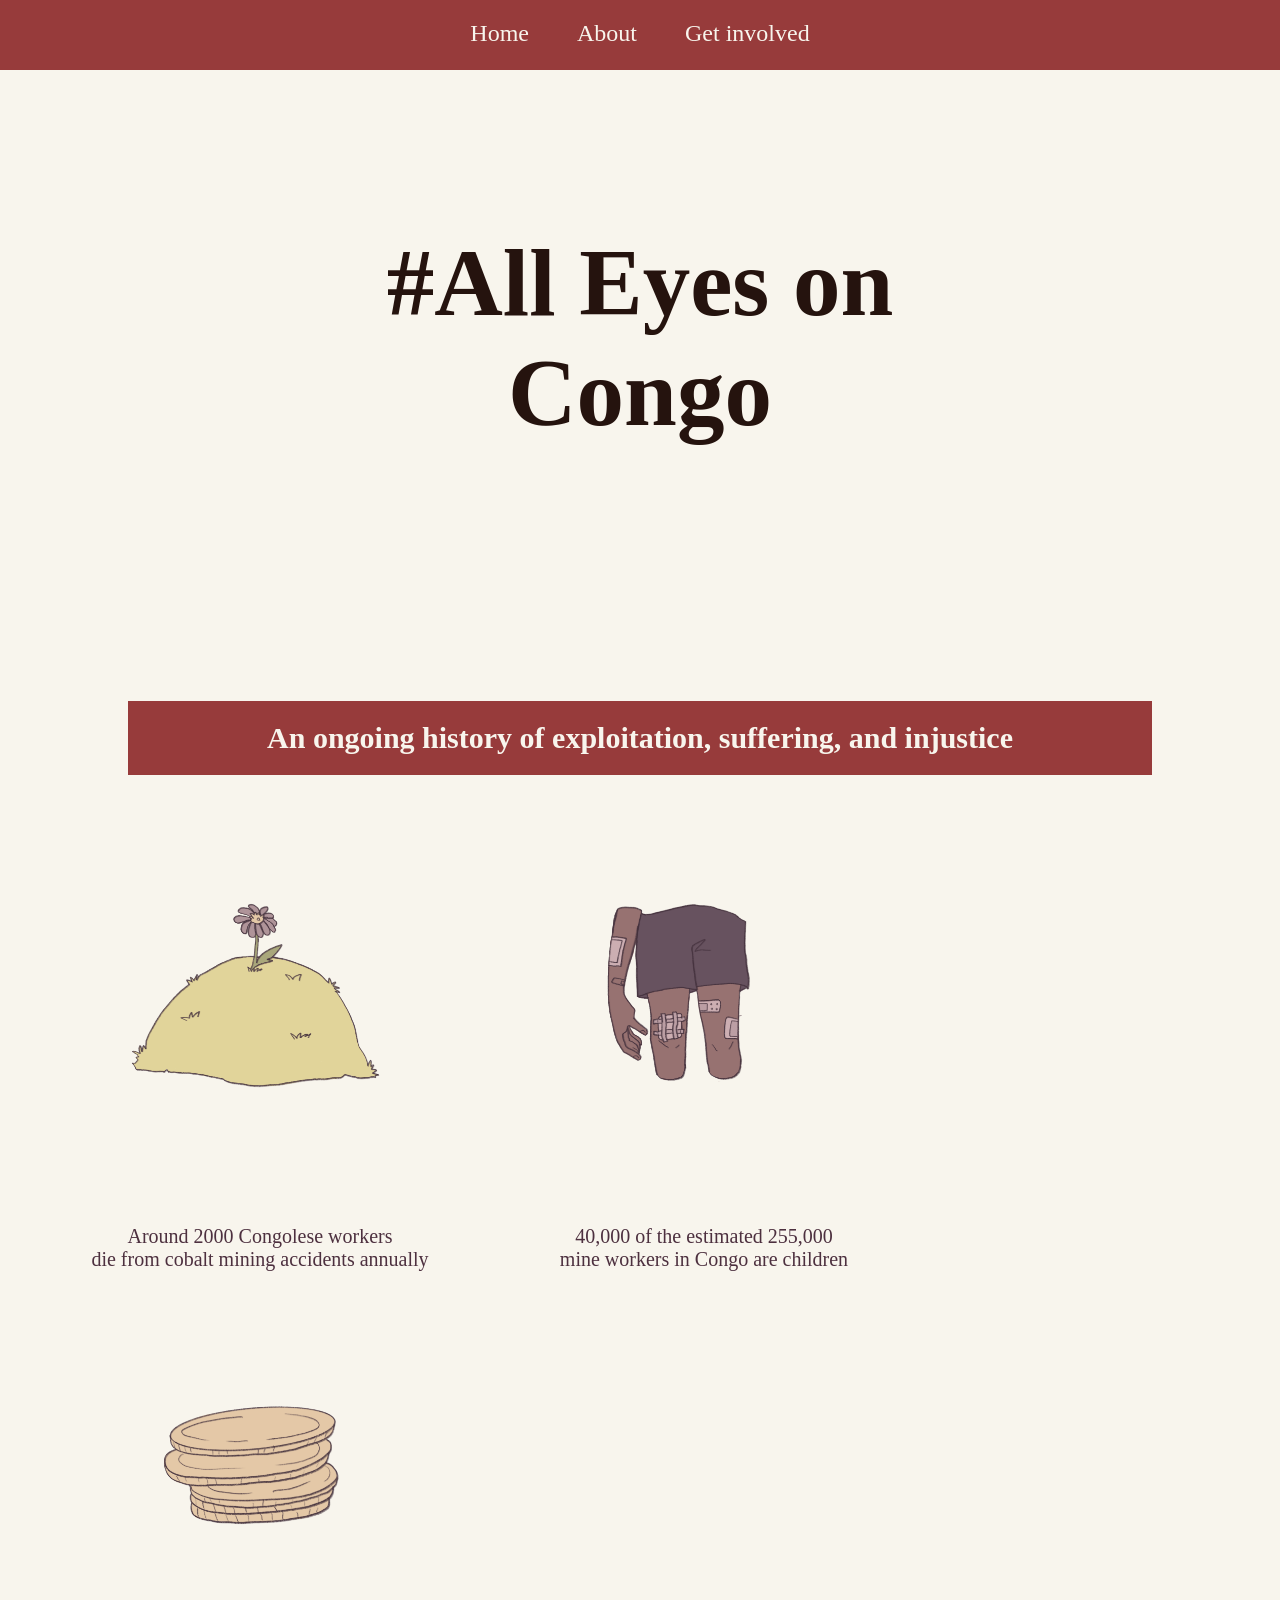
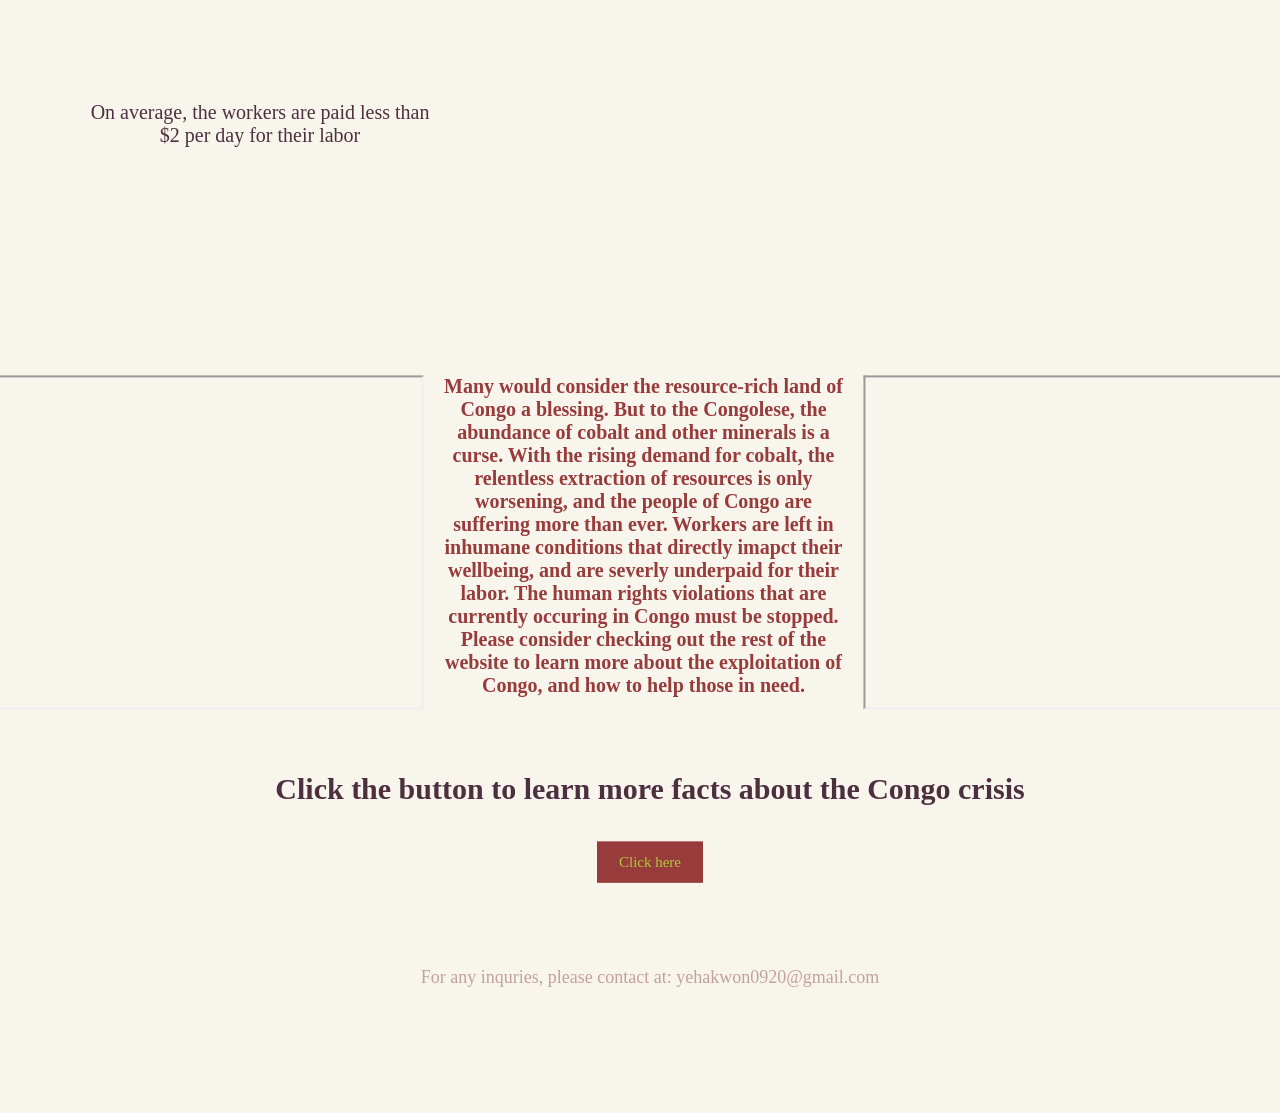
<file: index.html>
<!DOCTYPE html>
<html>

<head>

  <title>Eyes on Congo</title>
  <meta charset="utf-8" />
  <meta http-equiv="X-UA-Compatible" content="IE=edge" />
  <meta name="viewport" content="width=device-width, initial-scale=1" />

  <!-- link the webpage's stylesheet -->
  <link rel="stylesheet" href="./style.css" />

  <!-- link the webpage's JavaScript file -->
  <script src="./scripts.js" defer></script>

</head>

<body>


  <div class="navbar">
    <ul class="navlinks">
    
        <li><a href="index.html">Home</a></li>
      
      
        <li><a href="about.html">About</a></li>
      
      
        <li><a href="involvement.html">Get involved</a></li>
      
    </ul>
  </div>
  <div class="halfpagebg"></div>
  <div class="halfpagecolor"></div>
  <!-- divides the screen to have an image background -->
  <div class="container">
    <h1 class="pagetitle">#All Eyes on Congo</h1>
  </div>
  <div class="subtitle">
    <h3 class="infotext">       An ongoing history of exploitation, suffering, and injustice        </h3>
  </div>

  <div class="introduction">
    <image class="introimage"
      src="./grave.PNG"
      alt="Drawing of a grave with a flower"></image>
    <p class="introtext">Around 2000 Congolese workers <br> die from cobalt mining accidents annually</p>
  </div>
  <div class="introduction">
    <image class="introimage"
      src="./child.PNG"
      alt="Drawing of bandaged limbs"></image>
        <p class=" introtext">40,000 of the estimated 255,000 <br> mine workers in Congo are children </p>
  </div>
  <div class="introduction">
    <image class="introimage"
      src="./money.PNG"
      alt="Drawing of a stack of coins"></image>
    <p class="introtext">On average, the workers are paid less than <br>  $2 per day for their labor </p>
  </div>
  <div class="homecontent">
    <div class="video-section-home">
      <iframe class="infovideo" src="https://www.youtube.com//embed/tny2usCxhc4">
      </iframe>
      <h4 class="hometext">Many would consider the resource-rich land of Congo a blessing. But to the Congolese, the abundance of cobalt and other minerals is a curse. With the rising demand for cobalt, the relentless extraction of resources is only worsening, and the people of Congo are suffering more than ever. Workers are left in inhumane conditions that directly imapct their wellbeing, and are severly underpaid for their labor. The human rights violations that are currently occuring in Congo must be stopped. Please consider checking out the rest of the website to learn more about the exploitation of Congo, and how to help those in need. </h4>
      <iframe class="infovideo" src="https://youtube.com//embed/JcJ8me22NVs"></iframe>
    </div>




  <div class="factgenerator">

    <h5>Click the button to learn more facts about the Congo crisis</h5>
    <br></br>
    <button id="factbutton">Click here</button>
    <br></br>
    <p id="fact"></p>

  </div>
  <div class="contact-info">
    <p id="contact-email">For any inquries, please contact at: yehakwon0920@gmail.com</p>
  </div>

</body>

</html>
</file>
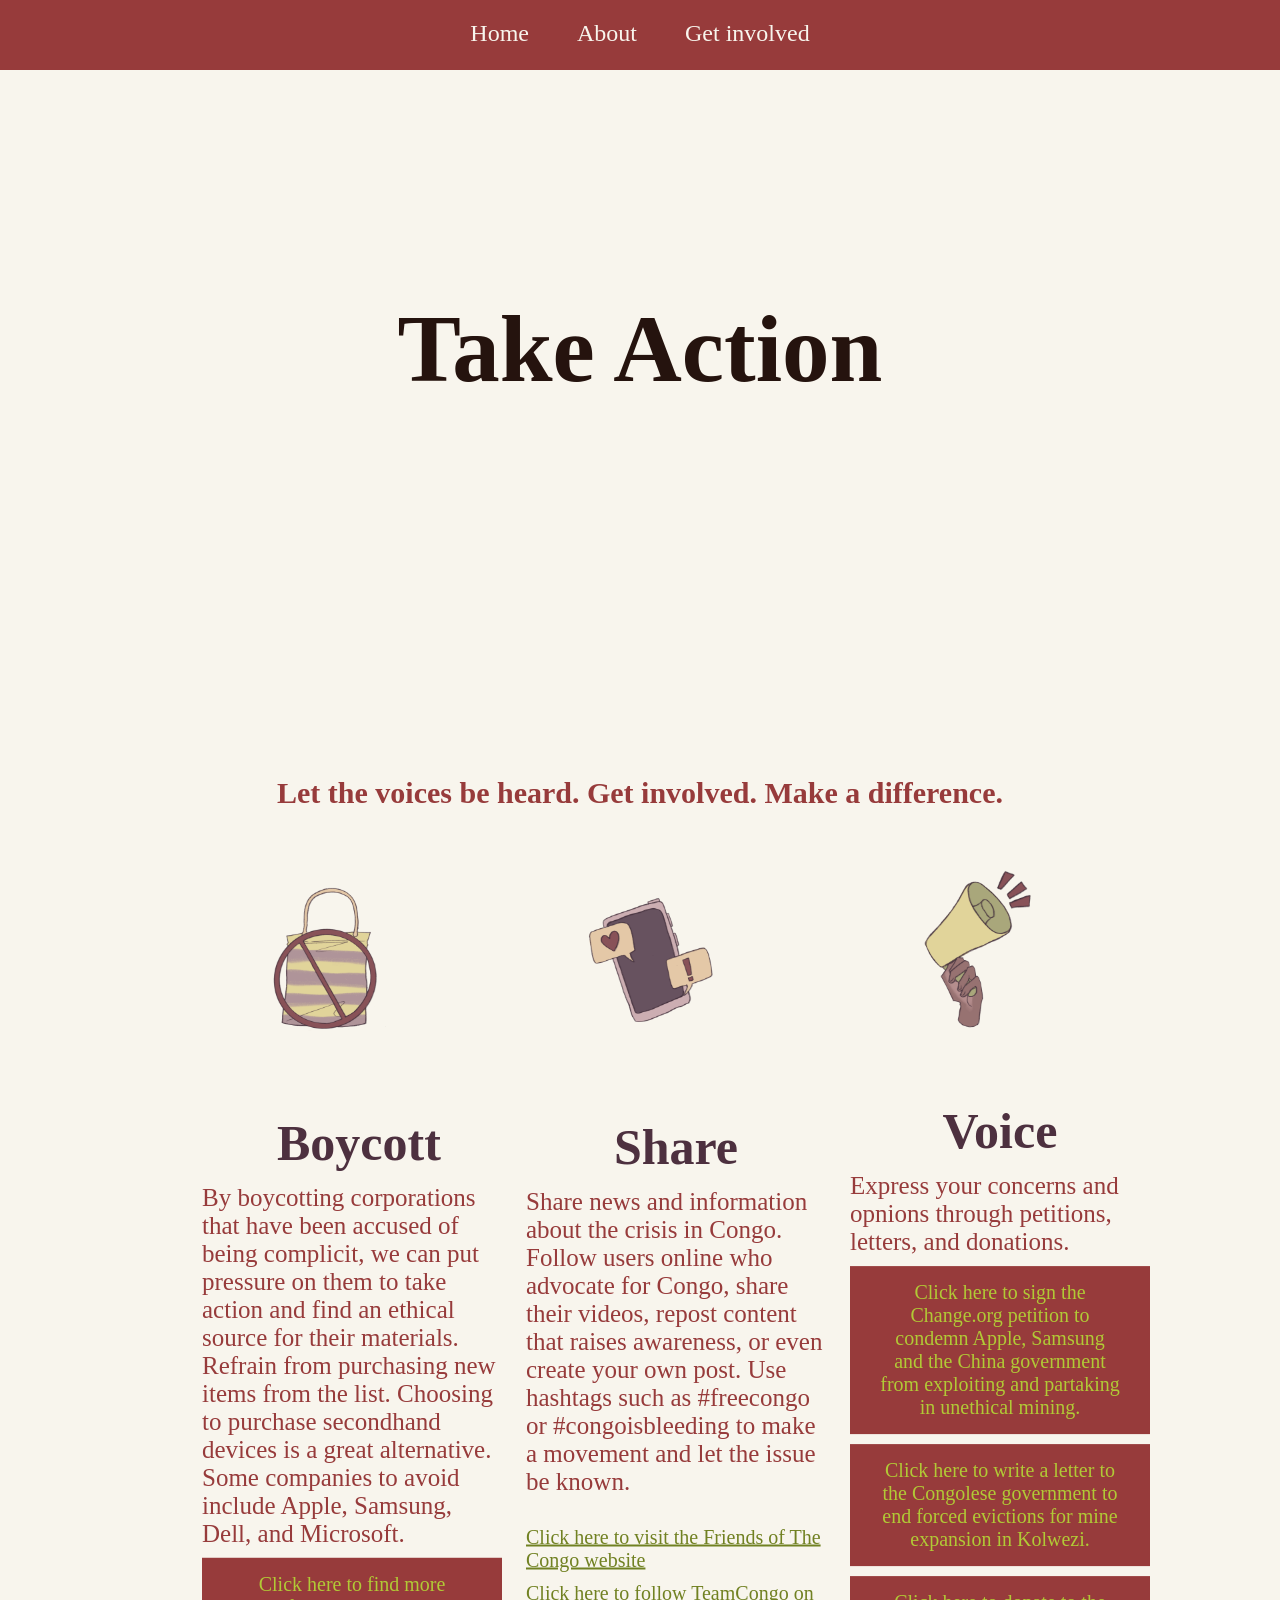
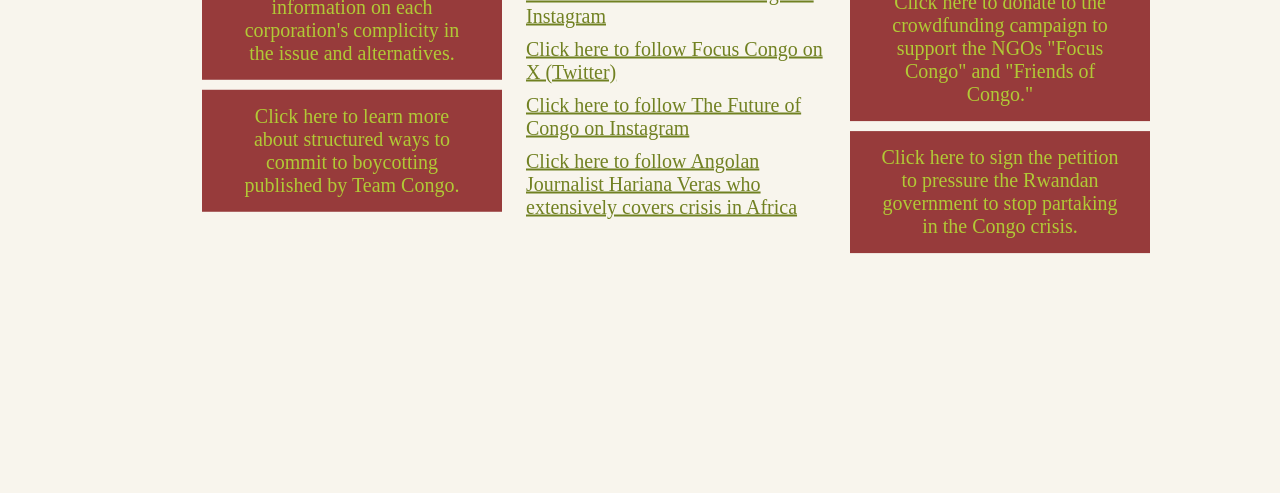
<file: involvement.html>
<!DOCTYPE html>
<html>
  <head>

    <title>Eyes on Congo/</title>
    <meta charset="utf-8" />
    <meta http-equiv="X-UA-Compatible" content="IE=edge" />
   <meta name="viewport" content="width=device-width, initial-scale=1" />

    <!-- link the webpage's stylesheet -->
    <link rel="stylesheet" href="./style.css" />

    <!-- link the webpage's JavaScript file -->
    <script src="./scripts.js" defer></script>

  </head>

  <body>

    <div class="navbar">
      <ul class="navlinks">

          <li><a href="index.html">Home</a></li>


          <li><a href="about.html">About</a></li>


          <li><a href="involvement.html">Get involved</a></li>

      </ul>
    </div>

    <div class="halfpagebg"></div>
    <div class="halfpagecolor"></div>

    <div class="container">
      <h1 class="pagetitle">Take Action </h1>
    </div>

    <h3 style="font-size: 30px;" class="actionheading">Let the voices be heard.  Get involved.  Make a difference. </h3>

    <div class="takeaction">
      <image class="actionimage" src="./boycotting.PNG" alt="Drawing of a shopping bag with a no sign" width="700px" height="500px"></image>

    <h3 class="boycottheading">Boycott</h3>
        <p class="actiontext">By boycotting corporations that have been accused of being complicit, we can put pressure on them to take action and find an ethical source for their materials. Refrain from purchasing new items from the list. Choosing to purchase secondhand devices is a great alternative. Some companies to avoid include Apple, Samsung, Dell, and Microsoft.</p>
      <button class="voicebutton"><a class="voicelinks" href = "https://www.ethicalconsumer.org/ethicalcampaigns/boycotts">Click here to find more information on each corporation's complicity in the issue and alternatives. </a></button>  
      <button class="voicebutton"><a class="voicelinks" href = "https://www.teamcongordc.com/we-can-boycott">Click here to learn more about structured ways to commit to boycotting published by Team Congo.</a></button>
      
  
    </div>
    <div class="takeaction">
      <image class="actionimage" src="./spreadnews.PNG" alt="Drawing of a phone with notifications""></image>
       <h3 class="shareheading">Share</h3>
        <p class="actiontext">Share news and information about the crisis in Congo. Follow users online who advocate for Congo, share their videos, repost content that raises awareness, or even create your own post. Use hashtags such as #freecongo or #congoisbleeding to make a movement and let the issue be known. </p>
      <a href="https://friendsofthecongo.org/" class ="sharelinks">Click here to visit the Friends of The Congo website</a>
      <a href="https://www.instagram.com/teamcongo.rdc" class ="sharelinks">Click here to follow TeamCongo on Instagram</a>
      <a href="https://x.com/FocusCongo_DRC" class ="sharelinks">Click here to follow Focus Congo on X (Twitter)</a>
      <a href="https://www.instagram.com/thefutureofcongo/" class="sharelinks">Click here to follow The Future of Congo on Instagram</a>
      <a href="https://x.com/HarianaVeras" class="sharelinks">Click here to follow Angolan Journalist Hariana Veras who extensively covers crisis in Africa</a>
    </div>
    <div class="takeaction">
      <image class="actionimage" src="./shoutout.PNG" alt="Drawing of a hand holding up a bullhorn"></image>
      <h3 class="voiceheading">Voice</h3>
        <p class="actiontext">Express your concerns and opnions through petitions,  letters, and donations.</p> 
      <button class="voicebutton"><a class="voicelinks" href = "https://www.change.org/p/apple-stop-apple-samsung-and-china-from-exploiting-children-to-mine-cobalt-in-congo?source_location=topics_page">Click here to sign the Change.org petition to condemn Apple, Samsung and the China government from exploiting and partaking in unethical mining.</a></button>
      <button class="voicebutton"><a class="voicelinks" href = "https://www.amnesty.org/en/petition/end-forced-evictions-in-kolwezi-drc/">Click here to write a letter to the Congolese government to end forced evictions for mine expansion in Kolwezi. </a></button>  
      <button class="voicebutton"><a class="voicelinks" href = "https://www.gofundme.com/f/Congo-needs-your-support">Click here to donate to the crowdfunding campaign to support the NGOs "Focus Congo" and "Friends of Congo." </a></button>  
      <button class="voicebutton"><a class="voicelinks" href = "https://c.org/GPFRPxSF9C">Click here to sign the petition to pressure the Rwandan government to stop partaking in the Congo crisis.</a></button>
    </div>
    <!-- The upper buttons direct users to the petition/letter pages -->

    



    
  </body>
</html>
</file>
<file: style.css>
/* STYLE SECTIONING TAGS */
* {
   /* Reset the space of the webpage */
   margin: 0px;
   padding: 0px;
}

body {
   margin: 0;
   padding: 0;
   background-color: #F8F5ED;
   overflow-x: hidden;
   min-height: 100vh;
   
}

.halfpagebg {
   height: 60vh;
   background-image: url("https://www.economist.com/media-assets/image/20220709_MAP501.jpg");
   background-size: cover;
   background-position: center;
   position: relative;
   display: flex;
   align-items: center;
   justify-content: center;
   opacity: 40%;
}

.halfpagecolor {
   height: 50vh;
   background-color: #F8F5ED;
}

.container {
   position: absolute;
   top: 40%;
   left: 50%;
   transform: translate(-50%, -50%);
}

.introduction {
    padding:10px;
   flex-direction: column;
   align-items: center;
   flex: 1;
   max-width: 400px;
   display: inline-block;
   justify-items: space-between;
   vertical-align: top;
   text-align: center;
   margin: 0 20px;
   transform: translate(10%, -70%);
}

.contact-info {
   position: fixed;
   bottom: 0;
}

#contact-email {
   
   font-size: 18px;
   color: #914E56;
   font-family: Trebuchet MS;
   opacity: 50%;

}

.takeaction {
   padding: 10px;
   flex-direction: column;
   align-items: center;
   flex: 1;
   max-width: 300px;
   transform: translate(60%, -22%);
   display: inline-block;
   justify-items: space-between;
   vertical-align: top;
  


}

.homecontent {
   padding: 10px;
   display: flex;
   flex-direction: column;
   align-items: center;
   width: 100%;
   max-width: 1400px;
   margin: 0 auto;
   transform: translateY(-20%);
}

.video-section-home {
   display: flex;
   flex-direction: row;
   align-items: flex-start;
   justify-content: center;
   gap: 20px;
   margin-bottom: 40px;
   transform:translateX(-0.5%);
}

.libraryAbout {
   display: flex;
   flex-direction: row;
   align-items: center;
   flex:1px;
   transform: translateY(-20%);
}

.booksabout1 {
   display: flex;
   flex-direction: column;
   align-items: center;
   transform: translateX(-8%);
}
.booksabout2 {
   display: flex;
   flex-direction: column;
   align-items: center;
   transform: translateX(-35%);
}
.booksabout3 {
   display: flex;
   flex-direction: column;
   align-items: center;
   transform: translateX(-65%);
  
}
.aboutcontent {
   padding: 20px;
   display: flex;
   flex-direction: row;
   align-items: flex-start;
   justify-content: space-between;
   gap: 40px;
   width: 100%;
   max-width: 1400px;
   margin: 0 auto;
   transform: translateY(-40%);
}

.photo-section-about {
   display: flex;
   flex-direction: column;
   align-items: center;
   flex: 1;
   max-width: 400px;
   transform: translate(10%, 20%);
}

.photo-section-about-first {
   display: flex;
   flex-direction: column;
   align-items: center;
   flex: 1;
   max-width: 400px;
   transform: translate(10%, 40%);
}

.photo-section-about-second {
   display: flex;
   flex-direction: column;
   align-items: center;
   flex: 1;
   max-width: 400px;
   transform: translate(10%, 60%);
}

.photo-section-about-third {
   display: flex;
   flex-direction: column;
   align-items: center;
   flex: 1;
   max-width: 400px;
   transform: translate(10%, 50%);
}

.text-section-about {
   display: flex;
   flex-direction: column;
   align-items: flex-start;
   flex: 1;
   max-width: 600px;
   transform: translate(-10%, 40%);
}

.text-section-about-first {
   display: flex;
   flex-direction: column;
   align-items: flex-start;
   flex: 1;
   max-width: 600px;
   transform: translate(-10%, 15%);
}

.text-section-about-second {
   display: flex;
   flex-direction: column;
   align-items: flex-start;
   flex: 1;
   max-width: 600px;
   transform: translate(-10%, 25%);
}

.text-section-about-third {
   display: flex;
   flex-direction: column;
   align-items: flex-start;
   flex: 1;
   max-width: 600px;
   transform: translate(-10%, 25%);
}

.factgenerator {
   align-content: center;
   text-align: center;
   transform: translateY(-20%);
   margin-top: 40px;
   padding: 20px;
}

/* STYLE TEXT */

h1 {
   color: #25130E;
   font-size: 95px;
   text-align: center;
   margin: 0;
   transform: translateY(-10%);
   font-family: Impact;
}

.subtitle {
   width: 1000px;
   height: 50px;
   border: 2px solid #973B3B;
   padding: 10px;
   margin: 20px auto;
   display: block;
   align-content: center;
   margin-bottom: 30px;
   transform: translateY(-450%);
   background: #973B3B
}

.infotext {
   font-size: 30px;
   text-align: center;
   color: #F8F5ED;
   font-family: impact;

}

.introtext {
   font-size: 20px;
   color: #4D303F;
   font-family: Trebuchet MS;
   text-align: center;
   margin-top: 30px;
}

.actiontext {
   font-size: 25px;
   color: #973B3B;
   font-family: Trebuchet MS;
}

.hometext {
   font-size: 20px;
   color: #973B3B;
   font-family: Trebuchet MS;
   width: 400px;
   display: block;
   text-align: center;
}


.bookrecomm {
   font-size: 18px;
   color: #973B3B;
   font-family: Trebuchet MS;
   width: 600px;
   display: block;
   margin: 20px auto;
   text-align: center;
}

.booklink {
   font-size: 15px;
   color: #B1C936;
   font-family: Trebuchet MS;
   text-decoration: none;
   cursor: pointer;
}

.headingsabout {
   width: 1000px;
   height: 50px;
   border: 2px solid #973B3B;
   padding: 10px;
   margin: 20px auto;
   display: block;
   align-content: center;
   margin-bottom: 30px;
   background: #973B3B;
   color: #F8F5ED;
   text-align: center;
   font-size: 30px;
   font-family: impact;
   transform: translateY(-300%)
}

.abouttext {
   font-size: 20px;
   color: #973B3B;
   font-family: Trebuchet MS;
   width: 100%;
   display: block;
   margin: 20px 0;
   text-align: left;
   line-height: 1.5;
}

h2 {
   font-size: 70px;
   color: #4D303F;
   font-family: impact;
   text-align: center;
   transform: translateY(-350%);
}

.actionheading {
   font-size: 30px;
   color: #973B3B;
   font-family: impact;
   text-align: center;
   transform: translateY(-700%);
}

.triggerwarning {
   font-size: 30px;
   color: #4D303F;
   font-family: Trebuchet MS;
   text-align: center;
   transform: translateY(-400%);
   display: block;
}

.boycottheading {
   font-size: 50px;
   color: #4D303F;
   width: 150px;
   height: 50px;
   text-align: center;
   font-family: impact;
   margin: 20px auto;
}

.shareheading {
   font-size: 50px;
   color: #4D303F;
   width: 150px;
   height: 50px;
   text-align: center;
   font-family: impact;
   margin: 20px auto;
}

.voiceheading {
   font-size: 50px;
   color: #4D303F;
   width: 150px;
   height: 50px;
   text-align: center;
   font-family: impact;
   margin: 20px auto;
}

.voicelinks {
   font-size: 20px;
   color: #B1C936;
   font-family: Trebuchet MS;
   text-decoration: none;
   padding: 20px auto;
}

.voicelinks:hover {
  color: #F8F5ED;
}

h5 {
   font-size: 30px;
   color: #4D303F;
   font-family: Trebuchet MS;
}

#fact {
   font-size: 20px;
   color: #973B3B;
   font-family: Trebuchet MS;
}

#factbutton {
   background-color: #973B3B;
   border: 2px solid #973B3B;
   color: #B1C936;
   padding: 10px 20px;
   text-align: center;
   font-size: 15px;
   font-family: Trebuchet MS;
   cursor: pointer;
   margin-bottom: 20px;
}

/* STYLE IMAGES */

.infovideo {
   width: 430px;
   height: 330px;
   display: block;
   margin: 0 auto;
   flex-shrink: 0;
}

.introimage {
   width: 380px;
   height: 380px;
   display: block;
   margin: 0 auto 20px auto;
   object-fit: cover;
}

.actionimage {
   width: 250px;
   height: 250px;
   justify-content: space-between;
}

.infobook {
   width: 250px;
   height: 370px;
   display: block;
}

.aboutphoto {
   max-width: 400px;
   height: auto;
   display: block;
   margin: 20px 0;
}

/* STYLE NAV BAR */

.navbar {
   border: 2px solid #FBF6F4;
   padding: 10px;
   width: 100%;
   background: #FBF6F4;
   display: flex;
   justify-content: center;
    box-sizing: border-box;
   
}

.navlinks {
   list-style-type: none;
   margin: 0;
   padding: 0px;
   background-color: #973B3B;
   display: flex;
   justify-content: center;
   font-family: Trebuchet MS;
   position: fixed;
   top: 0;
   width: 122%;
   height: 70px;
   z-index: 200;
    flex-wrap: wrap;
}

li a {
   color: #F8F5ED;
   text-decoration: none;
   padding: 20px 24px;
   font-size: 24px;
   align-items: center;
   display: flex;
}

li a:hover {
   color: #B1C936
}

li a:hover:not(.active) {
  background-color: #973B3B;
}

li a.active {
  background-color: #973B3B;
}


/* STYLE BUTTONS */

.navbutton {
   background-color: #973B3B;
   border: none;
   color: #973B3B;
   padding: 15px 30px;
   text-align: center;
   text-decoration: none;
   display: inline-block;
   font-size: 25px;
   cursor: pointer;
}

.bookbutton {
   background-color: #973B3B;
   border: none;
   color: #973B3B;
   padding: 15px 30px;
   text-align: center;
   text-decoration: none;
   display: inline-block;
   font-size: 15px;
   cursor: pointer;
}

.booklink:hover {
   color: #F8F5ED
}

.voicebutton {
   background-color: #973B3B;
   border: none;
   color: #B1C936;
   padding: 15px 30px;
   text-align: center;
   text-decoration: none;
   display: inline-block;
   font-size: 15px;
   cursor: pointer;
   justify-content: space-around;
   margin-top: 10px;
}

.sharelinks {
   color: #718122;
   display: inline-block;
   font-size: 20px;
   cursor: pointer;
   justify-content: space-around;
   margin-top: 10px;
   font-family: Trebuchet MS;
   transform: translateY(20px);
}

.sharelinks:hover {
   color: #B1C936;
}

.prev, .next {
  cursor: pointer;
  position: absolute;
  top: 50%;
  width: auto;
  margin-top: -22px;
  padding: 16px;
  color: white;
  font-weight: bold;
  font-size: 18px;
  transition: 0.6s ease;
  border-radius: 0 3px 3px 0;
  user-select: none;
}

.next {
  right: 0;
  border-radius: 3px 0 0 3px;
}

/* On hover, add a black background color with a little bit see-through */
.prev:hover, .next:hover {
  background-color: rgba(0,0,0,0.8);
}
/* ADD MORE! */
</file>
